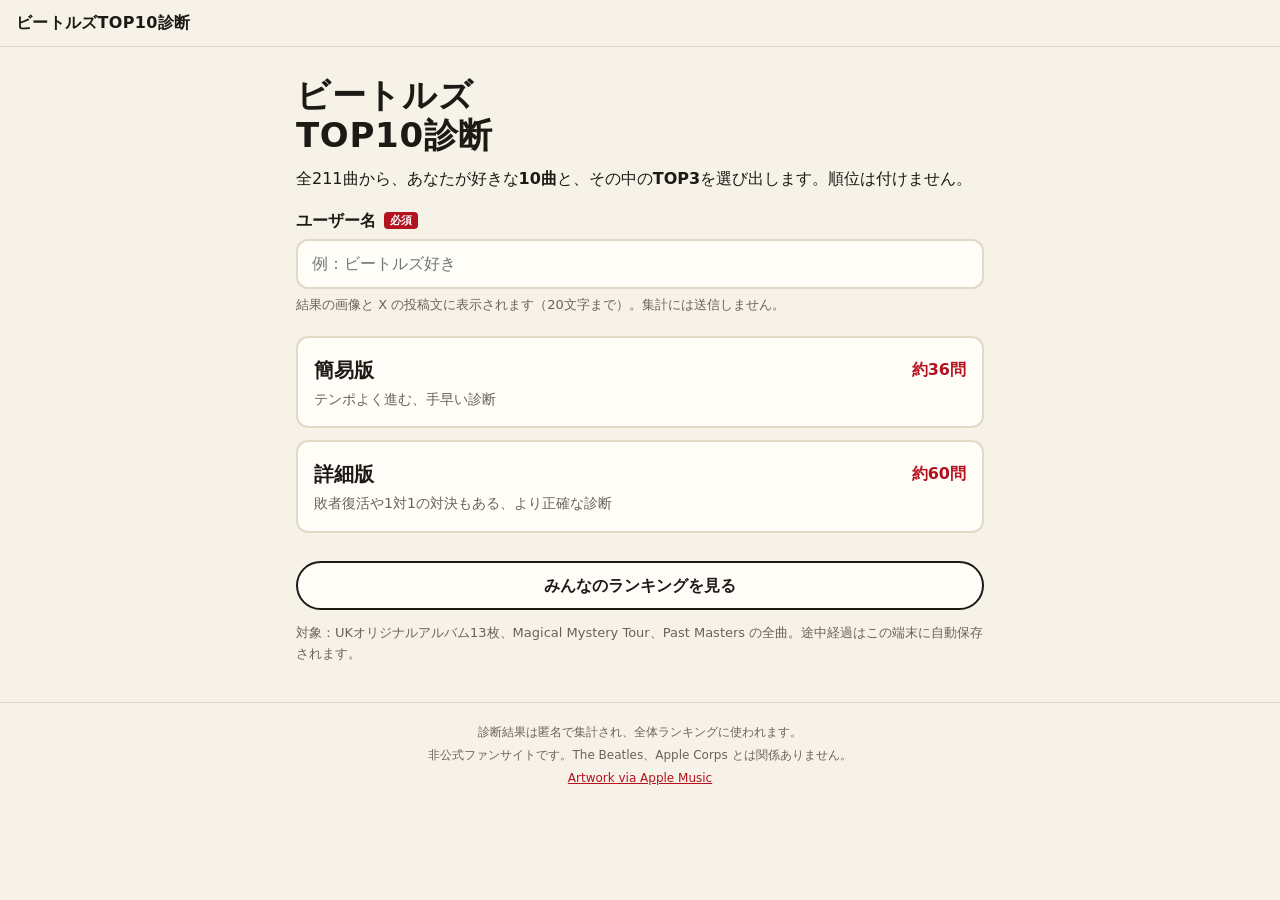
<file: index.html>
<!doctype html>
<html lang="ja">
<head>
  <meta charset="utf-8">
  <meta name="viewport" content="width=device-width, initial-scale=1, viewport-fit=cover">
  <title>ビートルズTOP10診断</title>
  <meta name="description" content="ビートルズの全公式曲から、あなたが好きな10曲とTOP3を診断します。簡易版と詳細版の2モード。">
  <meta name="theme-color" content="#f7f2e8">
  <!-- 公開URL: https://rocksuke.github.io/beatles-top10/ -->
  <meta property="og:type" content="website">
  <meta property="og:title" content="ビートルズTOP10診断">
  <meta property="og:description" content="全211曲から、あなたが好きな10曲とTOP3を診断。簡易版と詳細版の2モード。">
  <meta property="og:url" content="https://rocksuke.github.io/beatles-top10/">
  <meta property="og:image" content="https://rocksuke.github.io/beatles-top10/ogp.png">
  <meta property="og:image:width" content="1200">
  <meta property="og:image:height" content="630">
  <meta property="og:locale" content="ja_JP">
  <meta name="twitter:card" content="summary_large_image">
  <meta name="twitter:title" content="ビートルズTOP10診断">
  <meta name="twitter:description" content="全211曲から、あなたが好きな10曲とTOP3を診断。">
  <meta name="twitter:image" content="https://rocksuke.github.io/beatles-top10/ogp.png">
  <link rel="icon" href="data:image/svg+xml,%3Csvg xmlns='http://www.w3.org/2000/svg' viewBox='0 0 64 64'%3E%3Ccircle cx='32' cy='32' r='30' fill='%231d1a16'/%3E%3Ccircle cx='32' cy='32' r='11' fill='%23b3121f'/%3E%3Ccircle cx='32' cy='32' r='3' fill='%23f7f2e8'/%3E%3C/svg%3E">
  <link rel="stylesheet" href="style.css">
</head>
<body>
  <header class="top">
    <a href="./" id="homeLink" class="brand">ビートルズTOP10診断</a>
  </header>
  <div id="progress" class="progress" hidden></div>
  <main id="app" class="app">
    <noscript><p class="notice">このサイトを使うには JavaScript を有効にしてください。</p></noscript>
  </main>
  <footer class="foot">
    <p id="statsNote" hidden>診断結果は匿名で集計され、全体ランキングに使われます。</p>
    <p>非公式ファンサイトです。The Beatles、Apple Corps とは関係ありません。</p>
    <p><a href="https://music.apple.com/jp/artist/the-beatles/136975" target="_blank" rel="noopener">Artwork via Apple Music</a></p>
  </footer>
  <script src="config.js"></script>
  <script src="logic.js"></script>
  <script src="app.js"></script>
</body>
</html>
</file>
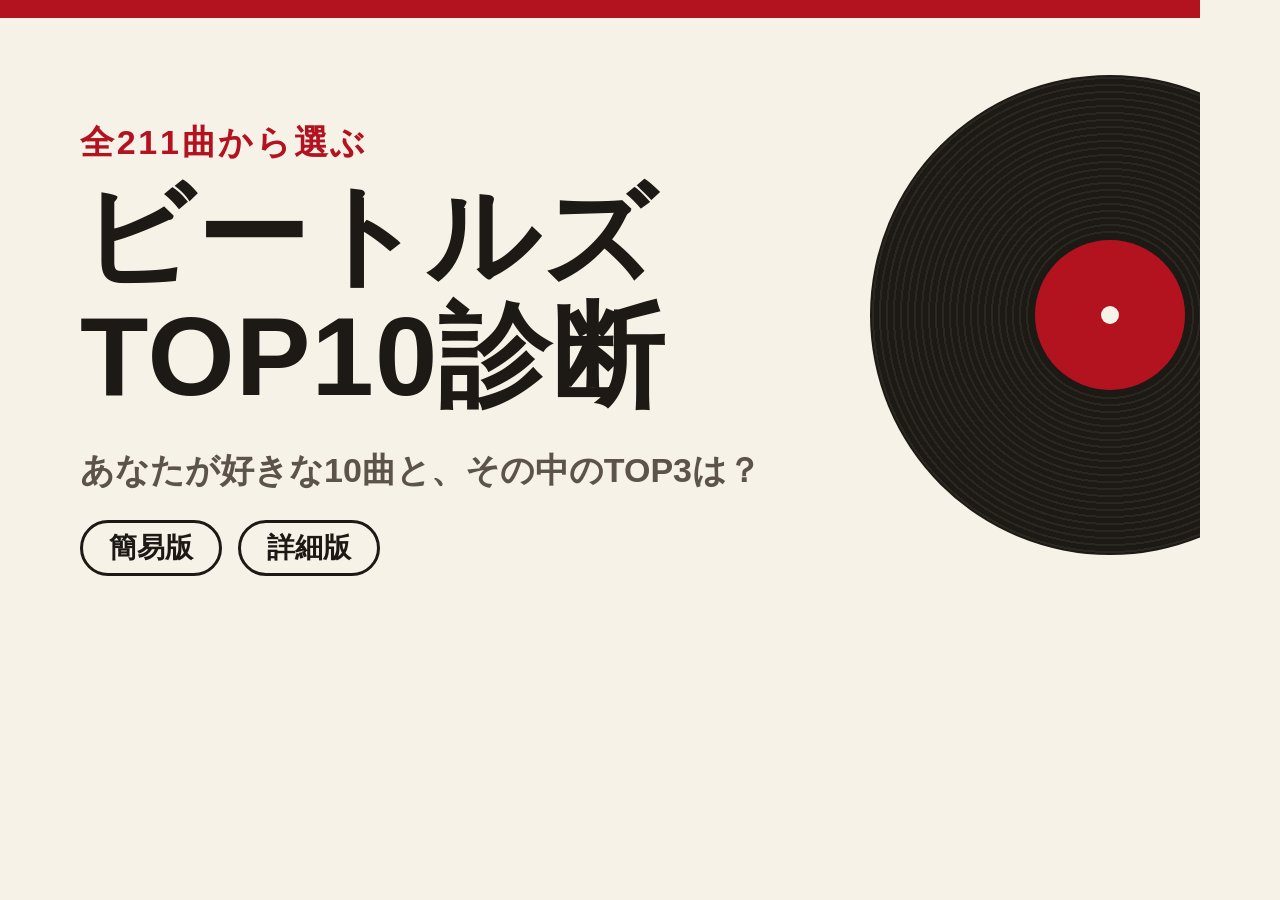
<file: scripts/ogp.html>
<!doctype html>
<!-- OGP画像（ogp.png, 1200×630）の元データ。作り直す手順は README を参照 -->
<html lang="ja">
<head>
<meta charset="utf-8">
<style>
  html, body { margin: 0; width: 1200px; height: 630px; overflow: hidden; }
  body {
    background: #f7f2e8; color: #1d1a16; position: relative;
    font-family: "Hiragino Sans", "Hiragino Kaku Gothic ProN", "Yu Gothic", sans-serif;
  }
  .bar { position: absolute; left: 0; right: 0; top: 0; height: 18px; background: #b3121f; }
  .text { position: absolute; left: 80px; top: 120px; }
  .kicker { font-size: 34px; font-weight: 700; color: #b3121f; letter-spacing: .08em; }
  h1 { margin: 10px 0 0; font-size: 112px; line-height: 1.08; font-weight: 800; letter-spacing: .01em; }
  p { margin: 30px 0 0; font-size: 34px; font-weight: 600; color: #5c544a; }
  .modes { margin-top: 26px; display: flex; gap: 16px; }
  .modes span { border: 3px solid #1d1a16; border-radius: 999px; padding: 6px 26px; font-size: 28px; font-weight: 800; }
  .modes span.on { background: #b3121f; border-color: #b3121f; color: #fff; }
  /* レコード盤のモチーフ */
  .disc { position: absolute; right: -150px; top: 75px; width: 480px; height: 480px; border-radius: 50%;
    background: repeating-radial-gradient(circle, #1d1a16 0 5px, #2a2620 5px 7px); }
  .disc::after { content: ""; position: absolute; inset: 165px; border-radius: 50%; background: #b3121f;
    box-shadow: 0 0 0 4px #1d1a16; }
  .disc i { position: absolute; left: 50%; top: 50%; width: 18px; height: 18px; margin: -9px; border-radius: 50%; background: #f7f2e8; z-index: 1; }
</style>
</head>
<body>
  <div class="bar"></div>
  <div class="disc"><i></i></div>
  <div class="text">
    <div class="kicker">全211曲から選ぶ</div>
    <h1>ビートルズ<br>TOP10診断</h1>
    <p>あなたが好きな10曲と、その中のTOP3は？</p>
    <div class="modes"><span>簡易版</span><span>詳細版</span></div>
  </div>
</body>
</html>
</file>
<file: style.css>
:root {
  --bg: #f7f2e8;
  --surface: #fffdf8;
  --ink: #1d1a16;
  --muted: #6b6257;
  --line: #e2d8c6;
  --accent: #b3121f;
  --accent-ink: #fff;
  --sel: #fbe7e2;
  --radius: 12px;
  --font: "Hiragino Sans", "Hiragino Kaku Gothic ProN", "Yu Gothic", "Meiryo", "Noto Sans JP", system-ui, sans-serif;
}
@media (prefers-color-scheme: dark) {
  :root {
    --bg: #17150f;
    --surface: #221f18;
    --ink: #f2ece0;
    --muted: #a99f90;
    --line: #3a352b;
    --accent: #e0414c;
    --sel: #3d2220;
  }
}

* { box-sizing: border-box; }
html { -webkit-text-size-adjust: 100%; }
body {
  margin: 0;
  background: var(--bg);
  color: var(--ink);
  font-family: var(--font);
  line-height: 1.6;
}
button { font: inherit; color: inherit; }
a { color: var(--accent); }

.top { padding: 10px 16px; border-bottom: 1px solid var(--line); }
.brand { color: var(--ink); text-decoration: none; font-weight: 800; letter-spacing: .02em; }
.app { max-width: 720px; margin: 0 auto; padding: 16px 16px 24px; min-height: 60vh; }

/* 進捗 */
.progress {
  position: sticky; top: 0; z-index: 5;
  background: var(--bg); border-bottom: 1px solid var(--line);
  padding: 10px 16px 8px;
}
.bar { display: flex; gap: 4px; max-width: 688px; margin: 0 auto; }
.seg { flex: 1; height: 6px; border-radius: 3px; background: var(--line); overflow: hidden; }
.seg > span { display: block; height: 100%; background: var(--accent); transition: width .2s; }
.ptext { display: flex; justify-content: space-between; max-width: 688px; margin: 6px auto 0; font-size: 14px; font-weight: 700; }
.pmode { color: var(--muted); font-weight: 500; }

/* スタート */
.hero h1 { font-size: 34px; line-height: 1.2; margin: 12px 0 10px; letter-spacing: .02em; }
.lead { margin: 0 0 16px; }
.modes { display: grid; gap: 12px; margin: 20px 0; }
.mode {
  display: grid; grid-template-columns: 1fr auto; gap: 2px 8px; text-align: left;
  background: var(--surface); border: 2px solid var(--line); border-radius: var(--radius);
  padding: 16px; cursor: pointer;
}
.mode:hover, .mode:focus-visible { border-color: var(--accent); }
.mode-name { font-size: 20px; font-weight: 800; }
.mode-q { font-weight: 800; color: var(--accent); align-self: center; }
.mode-desc { grid-column: 1 / -1; color: var(--muted); font-size: 14px; }
.resume { background: var(--surface); border: 1px solid var(--line); border-radius: var(--radius); padding: 12px 16px; }
.resume p { margin: 0 0 10px; }
.row { display: flex; gap: 8px; }
.row .btn { flex: 1; }
.small { font-size: 13px; color: var(--muted); }
.center { text-align: center; }

/* 質問 */
.prompt { font-size: 18px; margin: 4px 0 2px; line-height: 1.4; }
.count { margin: 0 0 10px; font-size: 13px; color: var(--muted); min-height: 1.6em; }
.grid { display: grid; grid-template-columns: 1fr 1fr; gap: 8px; }
.card {
  display: flex; align-items: center; gap: 8px; text-align: left; min-height: 64px;
  background: var(--surface); border: 2px solid var(--line); border-radius: 10px;
  padding: 6px; cursor: pointer; transition: border-color .1s, background .1s, opacity .1s;
  -webkit-tap-highlight-color: transparent;
}
.card[aria-pressed="true"] { border-color: var(--accent); background: var(--sel); }
.card[aria-pressed="true"] .art::after {
  content: "✓"; position: absolute; inset: 0; display: grid; place-items: center;
  background: rgba(179, 18, 31, .7); color: #fff; font-weight: 800; font-size: 22px;
}
.card.locked { opacity: .4; cursor: not-allowed; }
.card.static { cursor: default; }
/* ① ふるい分け：3×3（幅360pxでも3列） */
.grid.g3 { grid-template-columns: repeat(3, minmax(0, 1fr)); gap: 6px; }
.grid.g3 .card, .grid.g3 .meta { min-width: 0; }
.grid.g3 .card { flex-direction: column; align-items: stretch; gap: 5px; padding: 5px; min-height: 0; }
.grid.g3 .art.sm { width: 100%; }
.grid.g3 .art .ph { font-size: 11px; }
.grid.g3 .title { font-size: 12.5px; }
.grid.g3 .album { font-size: 10px; white-space: nowrap; overflow: hidden; text-overflow: ellipsis; }
.grid.g3 .meta { padding: 0 2px 2px; }
/* 「外す曲を選ぶ」画面は✕で表示 */
.grid.exclude .card[aria-pressed="true"] { border-color: var(--muted); background: var(--surface); }
.grid.exclude .card[aria-pressed="true"] .art::after { content: "✕"; background: rgba(40, 36, 30, .75); }
.grid.exclude .card[aria-pressed="true"] .title { text-decoration: line-through; color: var(--muted); }
.meta { display: flex; flex-direction: column; min-width: 0; }
.title { font-weight: 700; font-size: 14px; line-height: 1.3; overflow-wrap: anywhere; }
.album { font-size: 11px; color: var(--muted); line-height: 1.3; margin-top: 2px; overflow-wrap: anywhere; }

/* ジャケット＋プレースホルダー */
.art {
  position: relative; flex: none; display: block; overflow: hidden; border-radius: 6px;
  background: var(--c, #777); aspect-ratio: 1;
}
.art img { position: absolute; inset: 0; width: 100%; height: 100%; object-fit: cover; }
.art::before { content: ""; position: absolute; inset: 0; border-radius: inherit; box-shadow: inset 0 0 0 1px rgba(0, 0, 0, .15); z-index: 1; pointer-events: none; }
.ph {
  position: absolute; inset: 0; display: grid; place-items: center; padding: 3px; text-align: center;
  color: rgba(255, 255, 255, .92); font-weight: 700; font-size: 8px; line-height: 1.15; overflow: hidden;
}
.art.sm { width: 48px; }
.art.lg { width: min(46vw, 180px); }
.art.lg .ph { font-size: 14px; }
.art.xl { width: 100%; }
.art.xl .ph { font-size: 11px; }

/* 2択 */
.pair { display: flex; flex-direction: column; align-items: stretch; gap: 10px; margin-top: 8px; }
.pcard {
  display: flex; flex-direction: column; align-items: center; text-align: center;
  background: var(--surface); border: 2px solid var(--line); border-radius: var(--radius);
  padding: 12px; cursor: pointer; -webkit-tap-highlight-color: transparent;
}
.pcard .art { width: 120px; margin-bottom: 8px; }
.pcard .title { font-size: 17px; }
.pcard .album { font-size: 12px; }
.pcard .pick {
  margin-top: 8px;
  background: var(--accent); color: var(--accent-ink); border-radius: 999px; padding: 4px 12px; font-size: 13px; font-weight: 700;
}
.pcard:active, .pcard:hover { border-color: var(--accent); }
.pick .wide { display: none; }
.vs { text-align: center; font-weight: 800; color: var(--muted); }
.draw { align-self: center; min-width: 50%; }

@media (min-width: 640px) {
  .pair { flex-direction: row; align-items: center; }
  .pcard { flex: 1; padding: 14px; }
  .pcard .art { width: 100%; max-width: 240px; margin-bottom: 10px; }
  .pick .wide { display: inline; }
  .pick .narrow { display: none; }
  .draw { min-width: 0; }
  .grid { grid-template-columns: 1fr 1fr 1fr; }
  .grid.g3 { max-width: 560px; margin: 0 auto; gap: 10px; }
}

/* ボタン */
.btn {
  display: inline-flex; align-items: center; justify-content: center; min-height: 48px; padding: 10px 16px;
  border-radius: 999px; border: 2px solid var(--ink); background: var(--surface); font-weight: 700; cursor: pointer;
}
.btn.primary { background: var(--accent); border-color: var(--accent); color: var(--accent-ink); }
.btn.accent { border-color: var(--accent); color: var(--accent); }
.btn.ghost { border-color: transparent; background: transparent; color: var(--muted); }
.btn:disabled { opacity: .45; cursor: not-allowed; }
.link { background: none; border: 0; padding: 0; color: var(--accent); text-decoration: underline; cursor: pointer; font-weight: 700; }
.actions {
  position: sticky; bottom: 0; display: grid; grid-template-columns: 1fr 2fr; gap: 8px;
  margin: 16px -16px 0; padding: 10px 16px calc(10px + env(safe-area-inset-bottom));
  background: linear-gradient(to top, var(--bg) 75%, transparent);
}
.actions.single { grid-template-columns: 1fr 2fr; }
.stack { display: grid; gap: 10px; margin-top: 12px; }
.notice { background: var(--surface); border: 1px solid var(--line); border-left: 4px solid var(--accent); border-radius: 8px; padding: 10px 12px; margin: 0; font-size: 14px; }

/* 結果 */
.badge { display: inline-block; margin: 4px 0 0; background: var(--accent); color: var(--accent-ink); border-radius: 999px; padding: 2px 12px; font-size: 13px; font-weight: 700; }
.rtitle { font-size: 26px; margin: 6px 0 12px; line-height: 1.3; }
.rsub { font-size: 16px; color: var(--accent); margin: 18px 0 8px; }
.top3 { display: grid; grid-template-columns: repeat(3, 1fr); gap: 10px; }
.rcard { display: flex; flex-direction: column; color: var(--ink); text-decoration: none; min-width: 0; }
.rcard .art { border-radius: 8px; box-shadow: 0 2px 8px rgba(0, 0, 0, .15); }
.rcard .title { margin-top: 6px; font-size: 14px; }
.preview img { display: block; width: 100%; max-width: 420px; height: auto; margin: 0 auto; border-radius: 8px; border: 1px solid var(--line); }
.credit { text-align: center; font-size: 13px; margin: 20px 0 0; }

.foot { border-top: 1px solid var(--line); padding: 16px; text-align: center; font-size: 12px; color: var(--muted); }
.foot p { margin: 4px 0; }

/* 匿名集計・みんなのランキング */
.btn.wide { width: 100%; margin-top: 8px; }
.stats { margin-top: 20px; padding: 12px 16px; background: var(--surface); border: 1px solid var(--line); border-radius: var(--radius); }
.stats .small { margin: 4px 0 0; }
.optin { display: flex; align-items: center; gap: 8px; font-weight: 700; cursor: pointer; }
.optin input { width: 20px; height: 20px; accent-color: var(--accent); }
.rk-count { font-weight: 700; margin: 0 0 12px; }
.tabs { display: grid; grid-template-columns: repeat(3, 1fr); border: 2px solid var(--ink); border-radius: 999px; overflow: hidden; }
.tab { border: 0; background: var(--surface); padding: 10px 4px; font-size: 13px; font-weight: 700; cursor: pointer; }
.tab + .tab { border-left: 2px solid var(--ink); }
.tab[aria-selected="true"] { background: var(--ink); color: var(--bg); }
.chips { display: flex; gap: 6px; margin: 10px 0 14px; }
.chip { border: 1px solid var(--line); background: var(--surface); border-radius: 999px; padding: 4px 14px; font-size: 13px; cursor: pointer; }
.chip[aria-pressed="true"] { border-color: var(--accent); background: var(--accent); color: var(--accent-ink); font-weight: 700; }
.rk-list { list-style: none; margin: 0; padding: 0; display: grid; gap: 6px; }
.rk-item { display: flex; align-items: center; gap: 10px; background: var(--surface); border: 1px solid var(--line); border-radius: 10px; padding: 6px 10px 6px 6px; }
.rk-no { width: 26px; text-align: center; font-weight: 800; color: var(--accent); flex: none; }
.rk-item .meta { flex: 1; }
.rk-bar { display: block; height: 4px; margin-top: 5px; background: var(--line); border-radius: 2px; overflow: hidden; }
.rk-bar > span { display: block; height: 100%; background: var(--accent); }
.rk-rate { font-weight: 800; font-variant-numeric: tabular-nums; flex: none; }

/* ユーザー名 */
.name-field { margin: 16px 0 0; }
.name-field label { display: flex; align-items: center; gap: 8px; font-weight: 800; margin-bottom: 6px; }
.req { background: var(--accent); color: var(--accent-ink); border-radius: 4px; padding: 0 6px; font-size: 11px; font-weight: 700; }
.name-field input {
  width: 100%; min-height: 48px; padding: 10px 14px; font: inherit; font-size: 16px; /* 16px未満だと iOS で拡大される */
  color: var(--ink); background: var(--surface); border: 2px solid var(--line); border-radius: var(--radius);
}
.name-field input:focus { outline: none; border-color: var(--accent); }
.name-field input[aria-invalid="true"] { border-color: var(--accent); }
.name-field .small { margin: 6px 0 0; }
.field-error { color: var(--accent); font-weight: 700; font-size: 14px; margin: 6px 0 0; }
</file>
